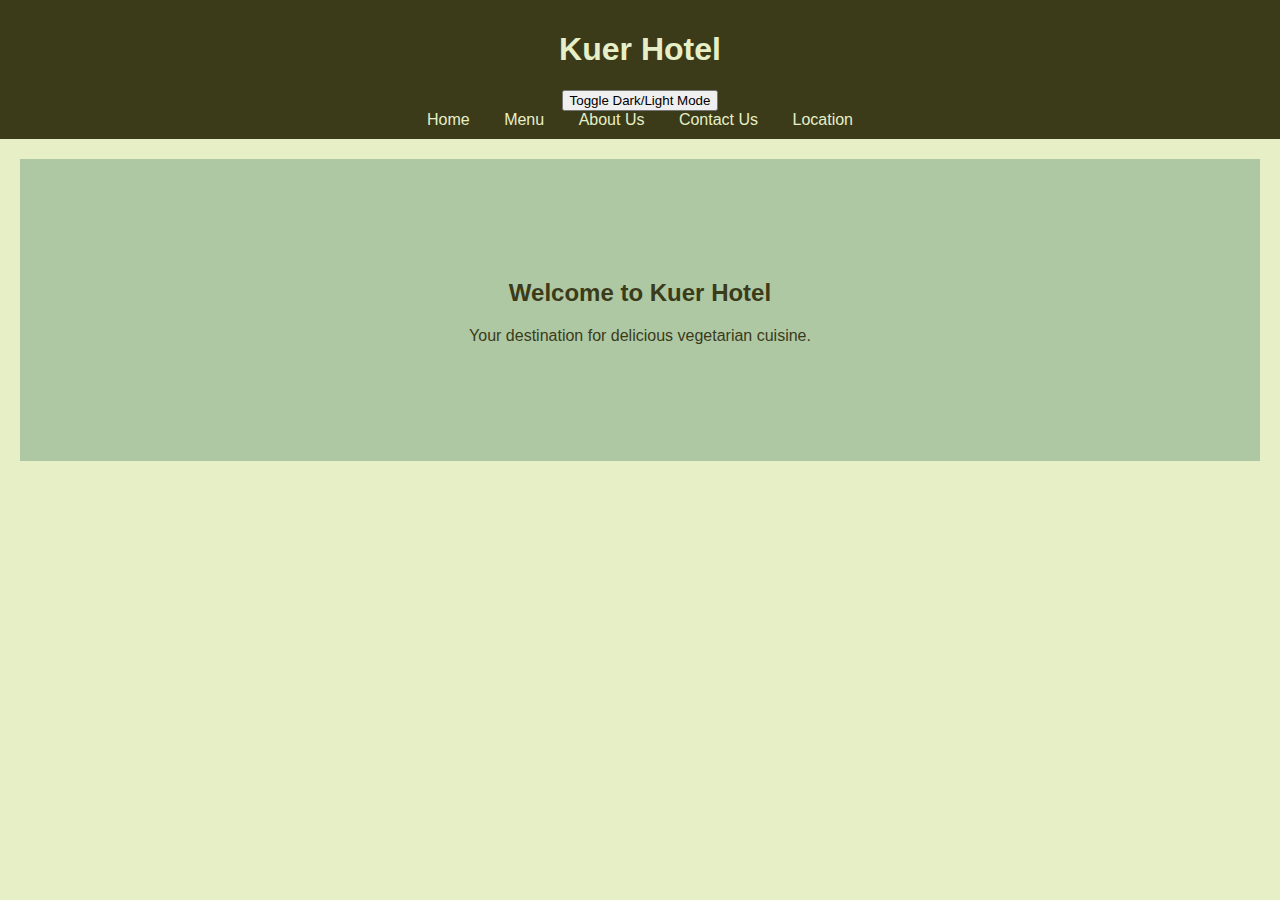
<file: Documents/kuberfiles/duckai/index.html>
<!DOCTYPE html>
<html lang="en">
<head>
    <meta charset="UTF-8">
    <meta name="viewport" content="width=device-width, initial-scale=1.0">
    <link rel="stylesheet" href="styles.css">
    <title>Kuer Hotel - Home</title>
</head>
<body>
    <header>
        <h1>Kuer Hotel</h1>
        <button id="mode-toggle">Toggle Dark/Light Mode</button>
        <nav>
            <ul>
                <li><a href="index.html">Home</a></li>
                <li><a href="menu.html">Menu</a></li>
                <li><a href="about.html">About Us</a></li>
                <li><a href="contact.html">Contact Us</a></li>
                <li><a href="location.html">Location</a></li>
            </ul>
        </nav>
    </header>
    <main>
        <section class="banner">
            <h2>Welcome to Kuer Hotel</h2>
            <p>Your destination for delicious vegetarian cuisine.</p>
        </section>
    </main>
    <script src="script.js"></script>
</body>
</html>
</file>
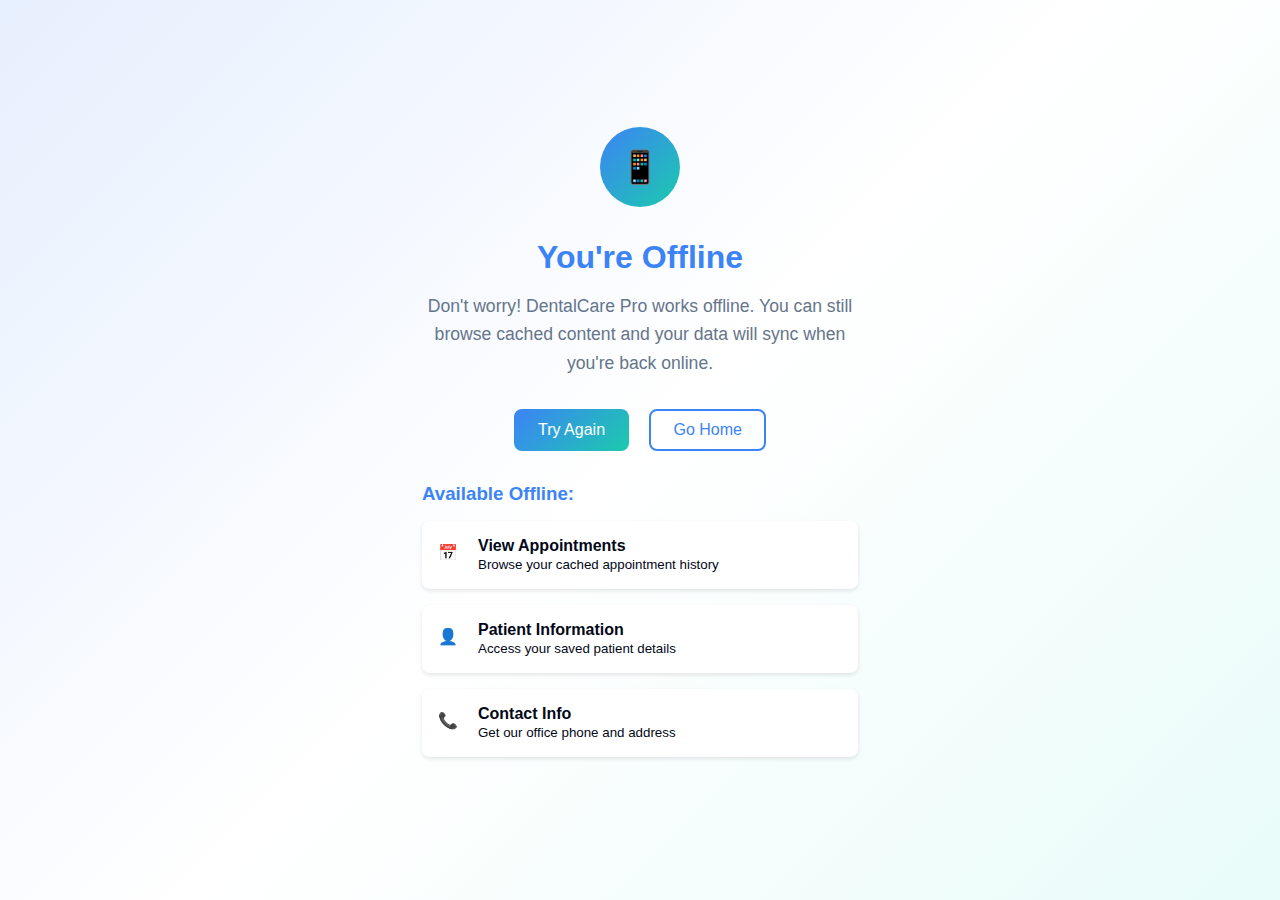
<file: public/offline.html>
<!DOCTYPE html>
<html lang="en">
<head>
    <meta charset="UTF-8">
    <meta name="viewport" content="width=device-width, initial-scale=1.0">
    <title>Offline - DentalCare Pro</title>
    <style>
        * {
            margin: 0;
            padding: 0;
            box-sizing: border-box;
        }
        
        body {
            font-family: -apple-system, BlinkMacSystemFont, 'Segoe UI', Roboto, sans-serif;
            background: linear-gradient(135deg, hsl(217, 91%, 95%), white, hsl(170, 76%, 95%));
            min-height: 100vh;
            display: flex;
            align-items: center;
            justify-content: center;
            color: hsl(222, 84%, 5%);
        }
        
        .container {
            text-align: center;
            padding: 2rem;
            max-width: 500px;
        }
        
        .icon {
            width: 80px;
            height: 80px;
            margin: 0 auto 2rem;
            background: linear-gradient(135deg, hsl(217, 91%, 60%), hsl(170, 76%, 45%));
            border-radius: 50%;
            display: flex;
            align-items: center;
            justify-content: center;
            color: white;
            font-size: 2rem;
        }
        
        h1 {
            font-size: 2rem;
            margin-bottom: 1rem;
            color: hsl(217, 91%, 60%);
        }
        
        p {
            font-size: 1.1rem;
            line-height: 1.6;
            margin-bottom: 2rem;
            color: hsl(215, 16%, 47%);
        }
        
        .retry-btn {
            background: linear-gradient(135deg, hsl(217, 91%, 60%), hsl(170, 76%, 45%));
            color: white;
            border: none;
            padding: 12px 24px;
            font-size: 1rem;
            border-radius: 8px;
            cursor: pointer;
            transition: transform 0.2s;
            margin-right: 1rem;
        }
        
        .retry-btn:hover {
            transform: translateY(-2px);
        }
        
        .home-btn {
            background: transparent;
            color: hsl(217, 91%, 60%);
            border: 2px solid hsl(217, 91%, 60%);
            padding: 10px 22px;
            font-size: 1rem;
            border-radius: 8px;
            cursor: pointer;
            transition: all 0.2s;
            text-decoration: none;
            display: inline-block;
        }
        
        .home-btn:hover {
            background: hsl(217, 91%, 60%);
            color: white;
        }
        
        .features {
            margin-top: 2rem;
            text-align: left;
        }
        
        .feature {
            display: flex;
            align-items: center;
            margin-bottom: 1rem;
            padding: 1rem;
            background: white;
            border-radius: 8px;
            box-shadow: 0 2px 4px rgba(0,0,0,0.1);
        }
        
        .feature-icon {
            width: 24px;
            height: 24px;
            margin-right: 1rem;
            color: hsl(170, 76%, 45%);
        }
    </style>
</head>
<body>
    <div class="container">
        <div class="icon">📱</div>
        
        <h1>You're Offline</h1>
        
        <p>
            Don't worry! DentalCare Pro works offline. You can still browse 
            cached content and your data will sync when you're back online.
        </p>
        
        <button class="retry-btn" onclick="window.location.reload()">
            Try Again
        </button>
        
        <a href="/" class="home-btn">
            Go Home
        </a>
        
        <div class="features">
            <h3 style="margin-bottom: 1rem; color: hsl(217, 91%, 60%);">Available Offline:</h3>
            
            <div class="feature">
                <div class="feature-icon">📅</div>
                <div>
                    <strong>View Appointments</strong><br>
                    <small>Browse your cached appointment history</small>
                </div>
            </div>
            
            <div class="feature">
                <div class="feature-icon">👤</div>
                <div>
                    <strong>Patient Information</strong><br>
                    <small>Access your saved patient details</small>
                </div>
            </div>
            
            <div class="feature">
                <div class="feature-icon">📞</div>
                <div>
                    <strong>Contact Info</strong><br>
                    <small>Get our office phone and address</small>
                </div>
            </div>
        </div>
    </div>
    
    <script>
        // Retry connection periodically
        function checkConnection() {
            if (navigator.onLine) {
                window.location.reload();
            }
        }
        
        // Check every 30 seconds
        setInterval(checkConnection, 30000);
        
        // Also check when online event fires
        window.addEventListener('online', () => {
            setTimeout(() => window.location.reload(), 1000);
        });
    </script>
</body>
</html>
</file>
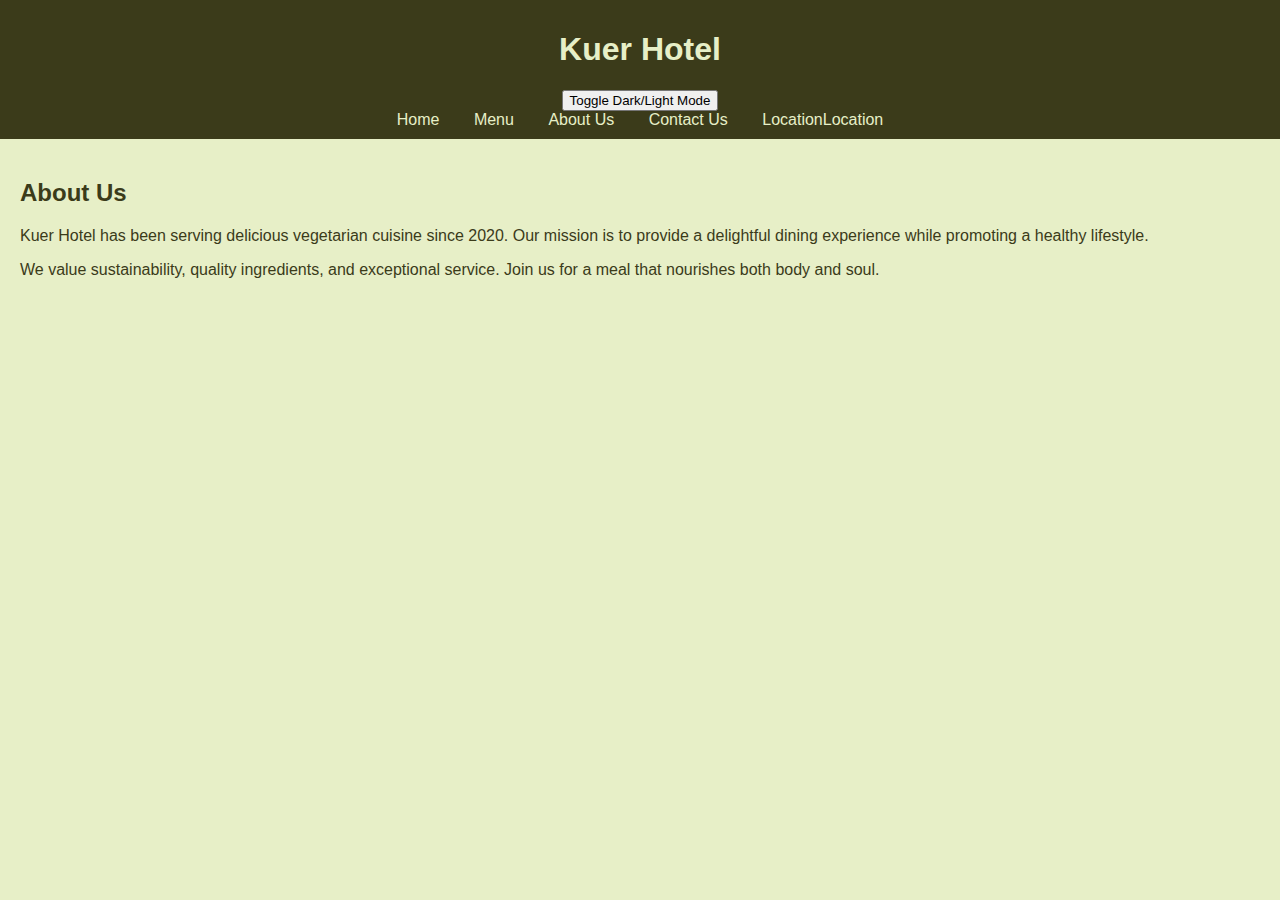
<file: Documents/kuberfiles/duckai/about.html>
<!DOCTYPE html>
<html lang="en">
<head>
    <meta charset="UTF-8">
    <meta name="viewport" content="width=device-width, initial-scale=1.0">
    <link rel="stylesheet" href="styles.css">
    <title>Kuer Hotel - About Us</title>
</head>
<body>
    <header>
        <h1>Kuer Hotel</h1>
        <button id="mode-toggle">Toggle Dark/Light Mode</button>
        <nav>
            <ul>
                <li><a href="index.html">Home</a></li>
                <li><a href="menu.html">Menu</a></li>
                <li><a href="about.html">About Us</a></li>
                <li><a href="contact.html">Contact Us</a></li>
                <li><a href="location.html">Location</
                <li><a href="location.html">Location</a></li>
            </ul>
        </nav>
    </header>
    <main>
        <h2>About Us</h2>
        <p>Kuer Hotel has been serving delicious vegetarian cuisine since 2020. Our mission is to provide a delightful dining experience while promoting a healthy lifestyle.</p>
        <p>We value sustainability, quality ingredients, and exceptional service. Join us for a meal that nourishes both body and soul.</p>
    </main>
    <script src="script.js"></script>
</body>
</html>
</file>
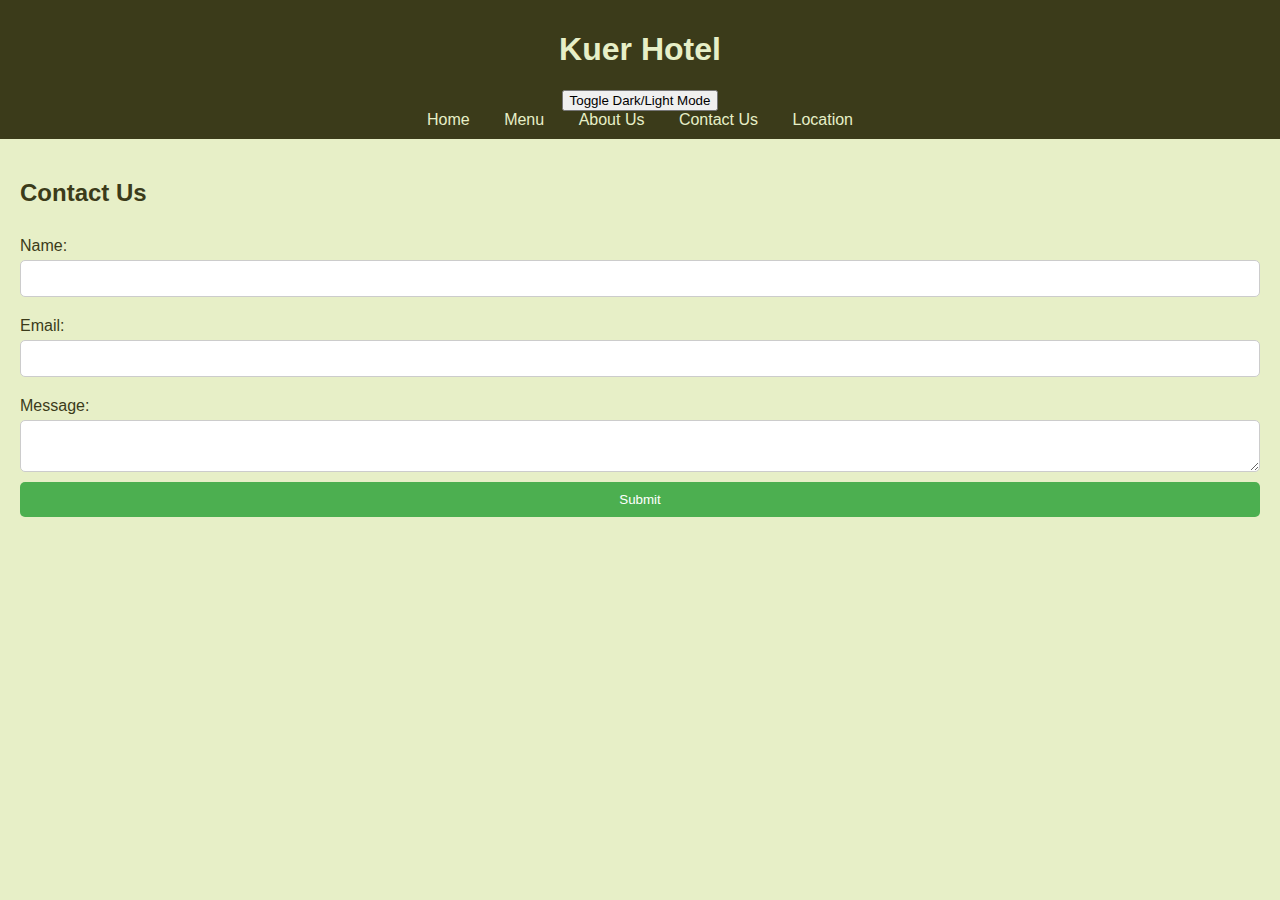
<file: Documents/kuberfiles/duckai/contact.html>
<!DOCTYPE html>
<html lang="en">
<head>
    <meta charset="UTF-8">
    <meta name="viewport" content="width=device-width, initial-scale=1.0">
    <link rel="stylesheet" href="styles.css">
    <title>Kuer Hotel - Contact Us</title>
</head>
<body>
    <header>
        <h1>Kuer Hotel</h1>
        <button id="mode-toggle">Toggle Dark/Light Mode</button>
        <nav>
            <ul>
                <li><a href="index.html">Home</a></li>
                <li><a href="menu.html">Menu</a></li>
                <li><a href="about.html">About Us</a></li>
                <li><a href="contact.html">Contact Us</a></li>
                <li><a href="location.html">Location</a></li>
            </ul>
        </nav>
    </header>
    <main>
        <h2>Contact Us</h2>
        <form id="contact-form">
            <label for="name">Name:</label>
            <input type="text" id="name" required>
            <label for="email">Email:</label>
            <input type="email" id="email" required>
            <label for="message">Message:</label>
            <textarea id="message" required></textarea>
            <button type="submit">Submit</button>
        </form>
    </main>
    <script src="script.js"></script>
</body>
</html>
</file>
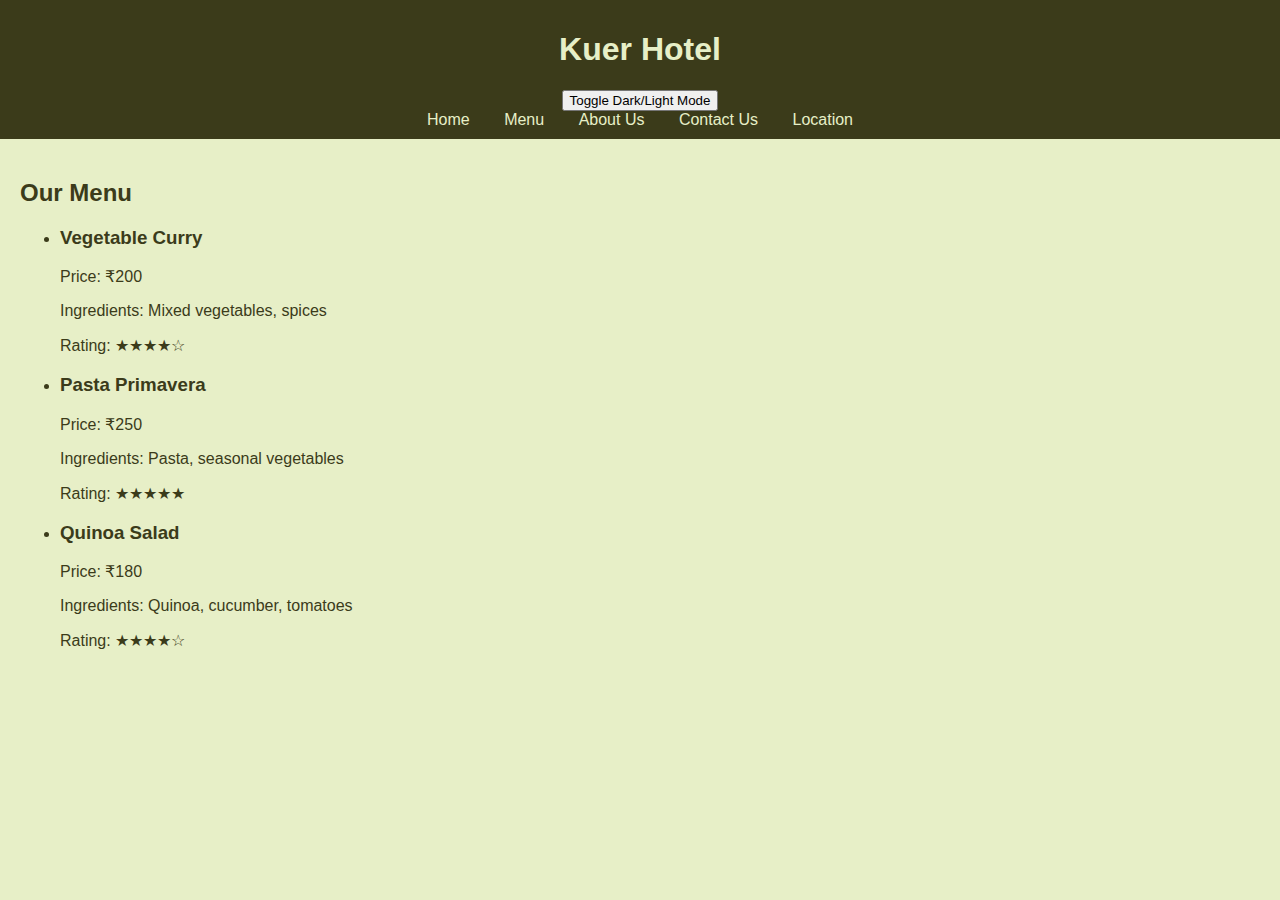
<file: Documents/kuberfiles/duckai/menu.html>
<!DOCTYPE html>
<html lang="en">
<head>
    <meta charset="UTF-8">
    <meta name="viewport" content="width=device-width, initial-scale=1.0">
    <link rel="stylesheet" href="styles.css">
    <title>Kuer Hotel - Menu</title>
</head>
<body>
    <header>
        <h1>Kuer Hotel</h1>
        <button id="mode-toggle">Toggle Dark/Light Mode</button>
        <nav>
            <ul>
                <li><a href="index.html">Home</a></li>
                <li><a href="menu.html">Menu</a></li>
                <li><a href="about.html">About Us</a></li>
                <li><a href="contact.html">Contact Us</a></li>
                <li><a href="location.html">Location</a></li>
            </ul>
        </nav>
    </header>
    <main>
        <h2>Our Menu</h2>
        <ul>
            <li>
                <h3>Vegetable Curry</h3>
                <p>Price: ₹200</p>
                <p>Ingredients: Mixed vegetables, spices</p>
                <p>Rating: ★★★★☆</p>
            </li>
            <li>
                <h3>Pasta Primavera</h3>
                <p>Price: ₹250</p>
                <p>Ingredients: Pasta, seasonal vegetables</p>
                <p>Rating: ★★★★★</p>
            </li>
            <li>
                <h3>Quinoa Salad</h3>
                <p>Price: ₹180</p>
                <p>Ingredients: Quinoa, cucumber, tomatoes</p>
                <p>Rating: ★★★★☆</p>
            </li>
        </ul>
    </main>
    <script src="script.js"></script>
</body>
</html>
</file>
<file: Documents/kuberfiles/duckai/styles.css>
:root {
    --primary: #3B3B1A;
    --primary-light: #AEC8A4;
    --primary-dark: #8A784E;
    --bg-light: #E7EFC7;
    --bg-dark: #3B3B1A;
    --text-light: #3B3B1A;
    --text-dark: #E7EFC7;
    --accent: #8A784E;
}

body {
    font-family: Arial, sans-serif;
    margin: 0;
    padding: 0;
    background: var(--bg-light);
    color: var(--text-light);
    transition: background-color 0.5s, color 0.5s;
}

body.dark {
    background: var(--bg-dark);
    color: var(--text-dark);
}

header {
    background-color: var(--primary);
    color: var(--text-dark);
    padding: 10px;
    text-align: center;
}

nav ul {
    list-style-type: none;
    padding: 0;
    margin: 0;
}

nav ul li {
    display: inline;
    margin: 0 15px;
}

nav ul li a {
    color: var(--text-dark);
    text-decoration: none;
}

.banner {
    background: var(--primary-light);
    color: var(--primary);
    text-align: center;
    padding: 100px 20px;
}

body.dark .banner {
    background: var(--primary-dark);
    color: var(--bg-light);
}

main {
    padding: 20px;
}

h2 {
    color: var(--primary);
}

form {
    display: flex;
    flex-direction: column;
}

form label {
    margin: 10px 0 5px;
}

form input, form textarea {
    padding: 10px;
    margin-bottom: 10px;
    border: 1px solid #ccc;
    border-radius: 5px;
}

form button {
    background-color: #4CAF50;
    color: white;
    padding: 10px;
    border: none;
    border-radius: 5px;
    cursor: pointer;
}

form button:hover {
    background-color: #45a049;
}

/* Dark Mode Styles */
body.dark-mode {
    background-color: #121212;
    color: #ffffff;
}

header.dark-mode {
    background-color: #1f1f1f;
}

nav ul li a.dark-mode {
    color: #ffffff;
}

.banner.dark-mode {
    background-color: #333;
}

/* Responsive Design */
@media (max-width: 600px) {
    nav ul li {
        display: block;
        margin: 5px 0;
    }
}
</file>
